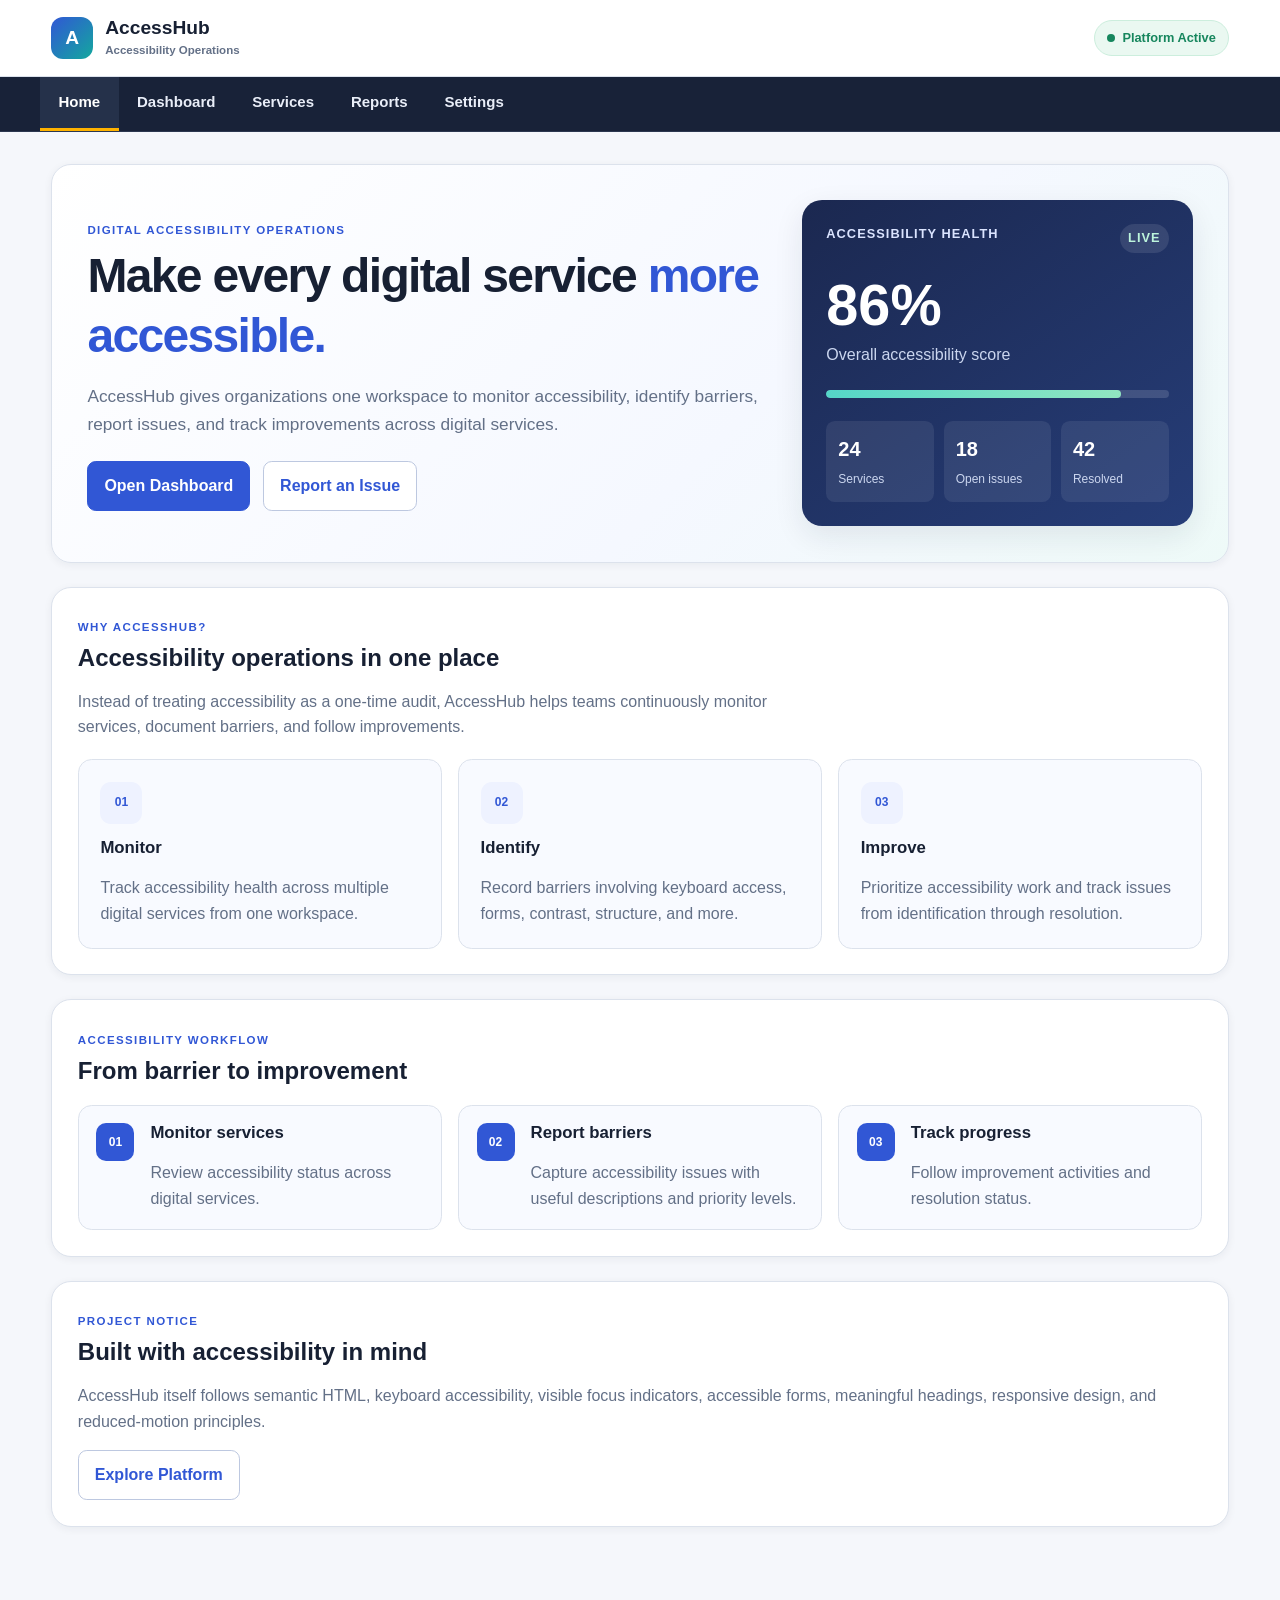
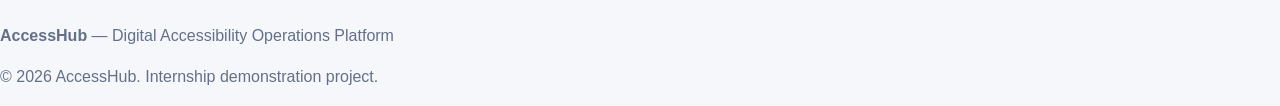
<file: index.html>
<!DOCTYPE html>
<html lang="en">
<head>
    <meta charset="UTF-8">
    <meta name="viewport" content="width=device-width, initial-scale=1.0">

    <title>AccessHub | Digital Accessibility Operations</title>

    <meta
        name="description"
        content="AccessHub is a digital accessibility operations platform for monitoring services, reporting barriers, and tracking improvements."
    >

    <link rel="stylesheet" href="css/style.css">
</head>

<body>

<a class="skip-link" href="#main-content">
    Skip to main content
</a>

<header class="site-header">
    <div class="brand">
        <a href="index.html" aria-label="AccessHub home">
            <span class="brand-mark" aria-hidden="true">A</span>
            <span>
                <strong>AccessHub</strong>
                <small>Accessibility Operations</small>
            </span>
        </a>
    </div>

   <div class="header-status">
    <span class="status-dot" aria-hidden="true"></span>
    Platform Active
</div>

    <button
        type="button"
        id="menu-toggle"
        aria-controls="primary-navigation"
        aria-expanded="false"
    >
        Menu
    </button>
</header>

<nav id="primary-navigation" aria-label="Primary navigation">
    <ul>
        <li>
            <a href="index.html" aria-current="page">Home</a>
        </li>
        <li>
            <a href="dashboard.html">Dashboard</a>
        </li>
        <li>
            <a href="services.html">Services</a>
        </li>
        <li>
            <a href="reports.html">Reports</a>
        </li>
        <li>
            <a href="settings.html">Settings</a>
        </li>
    </ul>
</nav>

<main id="main-content">

    <section class="hero-section" aria-labelledby="welcome-heading">

        <div class="hero-content">

            <span class="eyebrow">
                DIGITAL ACCESSIBILITY OPERATIONS
            </span>

            <h1 id="welcome-heading">
                Make every digital service
                <span>more accessible.</span>
            </h1>

            <p class="hero-text">
                AccessHub gives organizations one workspace to
                monitor accessibility, identify barriers, report
                issues, and track improvements across digital services.
            </p>

            <div class="hero-actions">
                <a class="button button-primary" href="dashboard.html">
                    Open Dashboard
                </a>

                <a class="button button-secondary" href="reports.html">
                    Report an Issue
                </a>
            </div>

        </div>

        <div class="hero-panel">

            <div class="hero-panel-top">
                <span>Accessibility Health</span>
                <span class="mini-status">LIVE</span>
            </div>

            <div class="health-score">
                <strong>86%</strong>
                <span>Overall accessibility score</span>
            </div>

            <div class="health-line">
                <span style="width: 86%"></span>
            </div>

            <div class="hero-stats">
                <div>
                    <strong>24</strong>
                    <span>Services</span>
                </div>

                <div>
                    <strong>18</strong>
                    <span>Open issues</span>
                </div>

                <div>
                    <strong>42</strong>
                    <span>Resolved</span>
                </div>
            </div>

        </div>

    </section>

    <section aria-labelledby="purpose-heading">

        <div class="section-heading">
            <span class="eyebrow">WHY ACCESSHUB?</span>

            <h2 id="purpose-heading">
                Accessibility operations in one place
            </h2>

            <p>
                Instead of treating accessibility as a one-time audit,
                AccessHub helps teams continuously monitor services,
                document barriers, and follow improvements.
            </p>
        </div>

        <div class="feature-grid">

            <article class="feature-card">
                <span class="feature-icon" aria-hidden="true">01</span>
                <h3>Monitor</h3>
                <p>
                    Track accessibility health across multiple
                    digital services from one workspace.
                </p>
            </article>

            <article class="feature-card">
                <span class="feature-icon" aria-hidden="true">02</span>
                <h3>Identify</h3>
                <p>
                    Record barriers involving keyboard access,
                    forms, contrast, structure, and more.
                </p>
            </article>

            <article class="feature-card">
                <span class="feature-icon" aria-hidden="true">03</span>
                <h3>Improve</h3>
                <p>
                    Prioritize accessibility work and track issues
                    from identification through resolution.
                </p>
            </article>

        </div>

    </section>

    <section aria-labelledby="workflow-heading">

        <div class="section-heading">
            <span class="eyebrow">ACCESSIBILITY WORKFLOW</span>

            <h2 id="workflow-heading">
                From barrier to improvement
            </h2>
        </div>

        <ol class="workflow">

            <li>
                <span>01</span>
                <div>
                    <h3>Monitor services</h3>
                    <p>
                        Review accessibility status across digital
                        services.
                    </p>
                </div>
            </li>

            <li>
                <span>02</span>
                <div>
                    <h3>Report barriers</h3>
                    <p>
                        Capture accessibility issues with useful
                        descriptions and priority levels.
                    </p>
                </div>
            </li>

            <li>
                <span>03</span>
                <div>
                    <h3>Track progress</h3>
                    <p>
                        Follow improvement activities and resolution
                        status.
                    </p>
                </div>
            </li>

        </ol>

    </section>

    <aside class="notice-card" aria-labelledby="demo-heading">

        <div>
            <span class="eyebrow">PROJECT NOTICE</span>

            <h2 id="demo-heading">
                Built with accessibility in mind
            </h2>

            <p>
                AccessHub itself follows semantic HTML, keyboard
                accessibility, visible focus indicators, accessible
                forms, meaningful headings, responsive design, and
                reduced-motion principles.
            </p>
        </div>

        <a class="button button-secondary" href="dashboard.html">
            Explore Platform
        </a>

    </aside>

</main>

<footer class="site-footer">
    <p>
        <strong>AccessHub</strong> — Digital Accessibility Operations Platform
    </p>

    <p>
        &copy; 2026 AccessHub. Internship demonstration project.
    </p>
</footer>

<script src="js/script.js"></script>

</body>
</html>
</file>
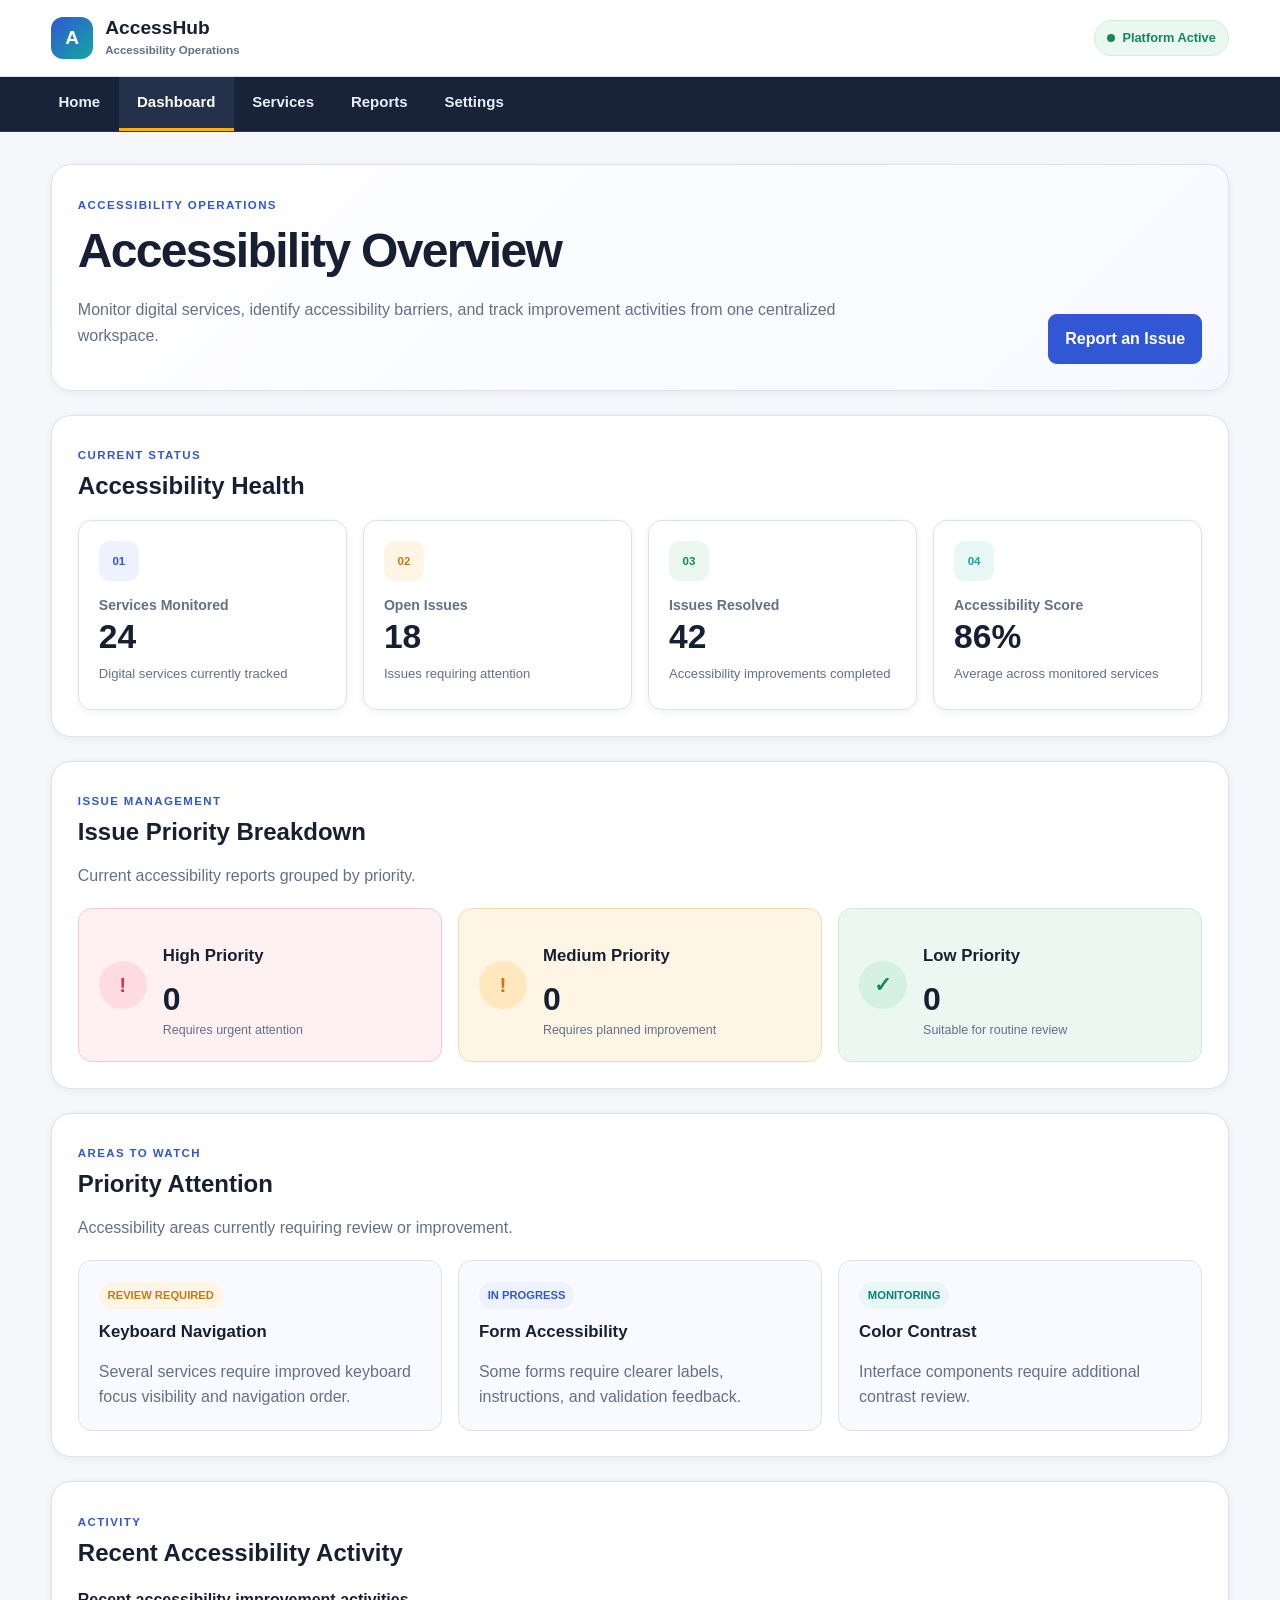
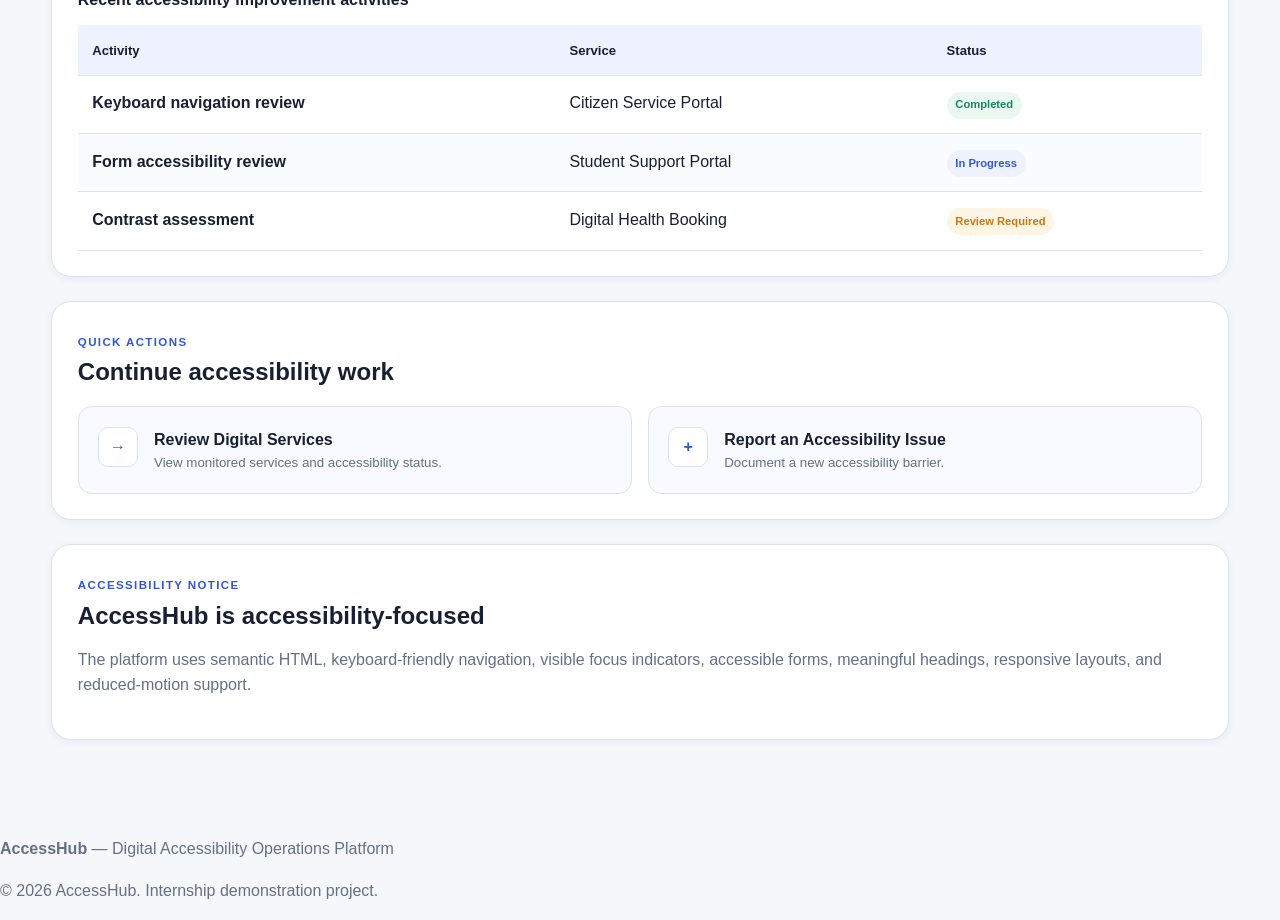
<file: dashboard.html>
<!DOCTYPE html>
<html lang="en">

<head>
    <meta charset="UTF-8">
    <meta name="viewport" content="width=device-width, initial-scale=1.0">

    <title>Dashboard | AccessHub</title>

    <meta
        name="description"
        content="AccessHub accessibility operations dashboard for monitoring digital services and accessibility improvements."
    >

    <link rel="stylesheet" href="css/style.css">
</head>

<body>

<a class="skip-link" href="#main-content">
    Skip to main content
</a>

<header class="site-header">

    <div class="brand">
        <a href="index.html" aria-label="AccessHub home">
            <span class="brand-mark" aria-hidden="true">A</span>

            <span>
                <strong>AccessHub</strong>
                <small>Accessibility Operations</small>
            </span>
        </a>
    </div>

    <div class="header-status">
        <span class="status-dot" aria-hidden="true"></span>
        Platform Active
    </div>

    <button
        type="button"
        id="menu-toggle"
        aria-controls="primary-navigation"
        aria-expanded="false"
    >
        Menu
    </button>

</header>

<nav id="primary-navigation" aria-label="Primary navigation">

    <ul>
        <li>
            <a href="index.html">Home</a>
        </li>

        <li>
            <a href="dashboard.html" aria-current="page">
                Dashboard
            </a>
        </li>

        <li>
            <a href="services.html">Services</a>
        </li>

        <li>
            <a href="reports.html">Reports</a>
        </li>

        <li>
            <a href="settings.html">Settings</a>
        </li>
    </ul>

</nav>

<main id="main-content">

    <section
        class="page-intro"
        aria-labelledby="dashboard-heading"
    >

        <div>

            <span class="eyebrow">
                ACCESSIBILITY OPERATIONS
            </span>

            <h1 id="dashboard-heading">
                Accessibility Overview
            </h1>

            <p>
                Monitor digital services, identify accessibility
                barriers, and track improvement activities from
                one centralized workspace.
            </p>

        </div>

        <div class="intro-action">

            <a
                class="button button-primary"
                href="reports.html"
            >
                Report an Issue
            </a>

        </div>

    </section>


    <section aria-labelledby="summary-heading">

        <div class="section-heading">

            <span class="eyebrow">
                CURRENT STATUS
            </span>

            <h2 id="summary-heading">
                Accessibility Health
            </h2>

        </div>

        <div class="metric-grid">

            <article class="metric-card">

                <span
                    class="metric-icon"
                    aria-hidden="true"
                >01</span>

                <h3>
                    Services Monitored
                </h3>

                <strong>24</strong>

                <p>
                    Digital services currently tracked
                </p>

            </article>


            <article class="metric-card">

                <span
                    class="metric-icon warning"
                    aria-hidden="true"
                >02</span>

                <h3>
                    Open Issues
                </h3>

                <strong id="dashboard-open-issues">
                    18
                </strong>

                <p>
                    Issues requiring attention
                </p>

            </article>


            <article class="metric-card">

                <span
                    class="metric-icon success"
                    aria-hidden="true"
                >03</span>

                <h3>
                    Issues Resolved
                </h3>

                <strong>42</strong>

                <p>
                    Accessibility improvements completed
                </p>

            </article>


            <article class="metric-card score-card">

                <span
                    class="metric-icon score"
                    aria-hidden="true"
                >04</span>

                <h3>
                    Accessibility Score
                </h3>

                <strong>86%</strong>

                <p>
                    Average across monitored services
                </p>

            </article>

        </div>

    </section>


    <section aria-labelledby="priority-heading">

        <div class="section-heading">

            <span class="eyebrow">
                ISSUE MANAGEMENT
            </span>

            <h2 id="priority-heading">
                Issue Priority Breakdown
            </h2>

            <p>
                Current accessibility reports grouped by priority.
            </p>

        </div>

        <div class="priority-grid">

            <article class="priority-card priority-high">

                <div
                    class="priority-symbol"
                    aria-hidden="true"
                >!</div>

                <div>

                    <h3>High Priority</h3>

                    <strong id="high-priority-count">
                        0
                    </strong>

                    <p>
                        Requires urgent attention
                    </p>

                </div>

            </article>


            <article class="priority-card priority-medium">

                <div
                    class="priority-symbol"
                    aria-hidden="true"
                >!</div>

                <div>

                    <h3>Medium Priority</h3>

                    <strong id="medium-priority-count">
                        0
                    </strong>

                    <p>
                        Requires planned improvement
                    </p>

                </div>

            </article>


            <article class="priority-card priority-low">

                <div
                    class="priority-symbol"
                    aria-hidden="true"
                >✓</div>

                <div>

                    <h3>Low Priority</h3>

                    <strong id="low-priority-count">
                        0
                    </strong>

                    <p>
                        Suitable for routine review
                    </p>

                </div>

            </article>

        </div>

    </section>


    <section aria-labelledby="attention-heading">

        <div class="section-heading">

            <span class="eyebrow">
                AREAS TO WATCH
            </span>

            <h2 id="attention-heading">
                Priority Attention
            </h2>

            <p>
                Accessibility areas currently requiring review
                or improvement.
            </p>

        </div>

        <div class="attention-grid">

            <article class="attention-card">

                <span class="tag tag-warning">
                    REVIEW REQUIRED
                </span>

                <h3>
                    Keyboard Navigation
                </h3>

                <p>
                    Several services require improved keyboard
                    focus visibility and navigation order.
                </p>

            </article>


            <article class="attention-card">

                <span class="tag tag-progress">
                    IN PROGRESS
                </span>

                <h3>
                    Form Accessibility
                </h3>

                <p>
                    Some forms require clearer labels,
                    instructions, and validation feedback.
                </p>

            </article>


            <article class="attention-card">

                <span class="tag tag-monitor">
                    MONITORING
                </span>

                <h3>
                    Color Contrast
                </h3>

                <p>
                    Interface components require additional
                    contrast review.
                </p>

            </article>

        </div>

    </section>


    <section aria-labelledby="activity-heading">

        <div class="section-heading">

            <span class="eyebrow">
                ACTIVITY
            </span>

            <h2 id="activity-heading">
                Recent Accessibility Activity
            </h2>

        </div>

        <div class="table-wrapper">

            <table>

                <caption>
                    Recent accessibility improvement activities
                </caption>

                <thead>

                    <tr>
                        <th scope="col">Activity</th>
                        <th scope="col">Service</th>
                        <th scope="col">Status</th>
                    </tr>

                </thead>

                <tbody>

                    <tr>

                        <th scope="row">
                            Keyboard navigation review
                        </th>

                        <td>
                            Citizen Service Portal
                        </td>

                        <td>
                            <span class="tag tag-success">
                                Completed
                            </span>
                        </td>

                    </tr>


                    <tr>

                        <th scope="row">
                            Form accessibility review
                        </th>

                        <td>
                            Student Support Portal
                        </td>

                        <td>
                            <span class="tag tag-progress">
                                In Progress
                            </span>
                        </td>

                    </tr>


                    <tr>

                        <th scope="row">
                            Contrast assessment
                        </th>

                        <td>
                            Digital Health Booking
                        </td>

                        <td>
                            <span class="tag tag-warning">
                                Review Required
                            </span>
                        </td>

                    </tr>

                </tbody>

            </table>

        </div>

    </section>


    <section aria-labelledby="quick-actions-heading">

        <div class="section-heading">

            <span class="eyebrow">
                QUICK ACTIONS
            </span>

            <h2 id="quick-actions-heading">
                Continue accessibility work
            </h2>

        </div>

        <div class="action-grid">

            <a
                class="action-card"
                href="services.html"
            >

                <span aria-hidden="true">→</span>

                <strong>
                    Review Digital Services
                </strong>

                <small>
                    View monitored services and accessibility status.
                </small>

            </a>


            <a
                class="action-card"
                href="reports.html"
            >

                <span aria-hidden="true">+</span>

                <strong>
                    Report an Accessibility Issue
                </strong>

                <small>
                    Document a new accessibility barrier.
                </small>

            </a>

        </div>

    </section>


    <aside
        class="notice-card"
        aria-labelledby="dashboard-note-heading"
    >

        <div>

            <span class="eyebrow">
                ACCESSIBILITY NOTICE
            </span>

            <h2 id="dashboard-note-heading">
                AccessHub is accessibility-focused
            </h2>

            <p>
                The platform uses semantic HTML, keyboard-friendly
                navigation, visible focus indicators, accessible
                forms, meaningful headings, responsive layouts,
                and reduced-motion support.
            </p>

        </div>

    </aside>

</main>


<footer class="site-footer">

    <p>
        <strong>AccessHub</strong>
        — Digital Accessibility Operations Platform
    </p>

    <p>
        &copy; 2026 AccessHub. Internship demonstration project.
    </p>

</footer>


<script src="js/script.js"></script>

</body>

</html>
</file>
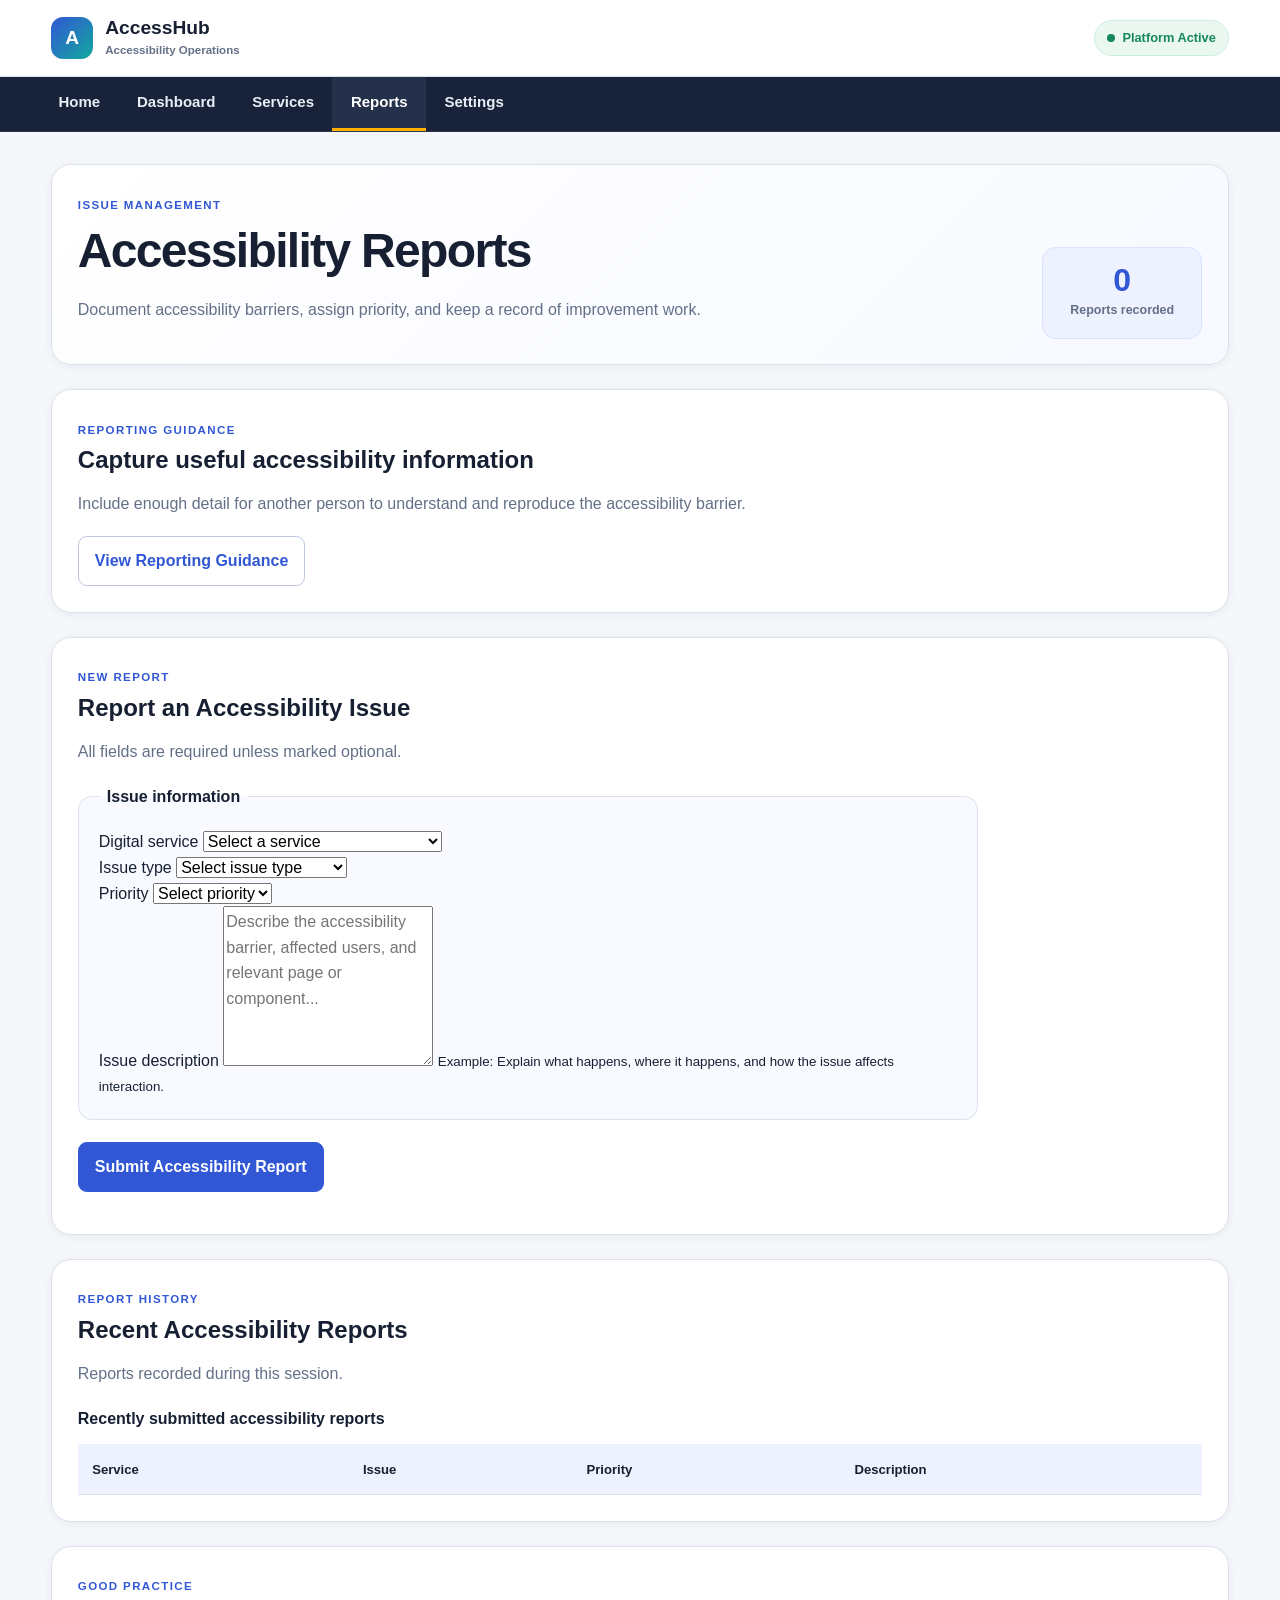
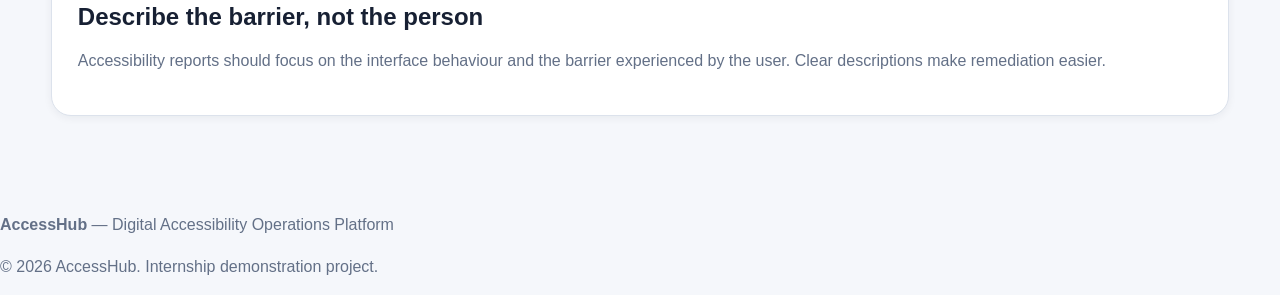
<file: reports.html>
<!DOCTYPE html>
<html lang="en">
<head>
    <meta charset="UTF-8">
    <meta name="viewport" content="width=device-width, initial-scale=1.0">

    <title>Reports | AccessHub</title>

    <meta
        name="description"
        content="Report and track digital accessibility barriers using AccessHub."
    >

    <link rel="stylesheet" href="css/style.css">
</head>

<body>

<a class="skip-link" href="#main-content">
    Skip to main content
</a>

<header class="site-header">

    <div class="brand">
        <a href="index.html" aria-label="AccessHub home">
            <span class="brand-mark" aria-hidden="true">A</span>
            <span>
                <strong>AccessHub</strong>
                <small>Accessibility Operations</small>
            </span>
        </a>
    </div>

    <div class="header-status">
        <span class="status-dot" aria-hidden="true"></span>
        Platform Active
    </div>

    <button
        type="button"
        id="menu-toggle"
        aria-controls="primary-navigation"
        aria-expanded="false"
    >
        Menu
    </button>

</header>

<nav id="primary-navigation" aria-label="Primary navigation">
    <ul>
        <li><a href="index.html">Home</a></li>
        <li><a href="dashboard.html">Dashboard</a></li>
        <li><a href="services.html">Services</a></li>
        <li>
            <a href="reports.html" aria-current="page">
                Reports
            </a>
        </li>
        <li><a href="settings.html">Settings</a></li>
    </ul>
</nav>

<main id="main-content">

    <section class="page-intro" aria-labelledby="reports-heading">

        <div>
            <span class="eyebrow">
                ISSUE MANAGEMENT
            </span>

            <h1 id="reports-heading">
                Accessibility Reports
            </h1>

            <p>
                Document accessibility barriers, assign priority,
                and keep a record of improvement work.
            </p>
        </div>

        <div class="intro-stat">
            <strong id="report-count">0</strong>
            <span>Reports recorded</span>
        </div>

    </section>

    <section aria-labelledby="report-guidance-heading">

        <div class="section-heading">
            <span class="eyebrow">REPORTING GUIDANCE</span>

            <h2 id="report-guidance-heading">
                Capture useful accessibility information
            </h2>

            <p>
                Include enough detail for another person to
                understand and reproduce the accessibility barrier.
            </p>
        </div>

        <button
            type="button"
            id="open-guidance"
            class="button button-secondary"
        >
            View Reporting Guidance
        </button>

    </section>

    <section aria-labelledby="report-form-heading">

        <div class="section-heading">
            <span class="eyebrow">NEW REPORT</span>

            <h2 id="report-form-heading">
                Report an Accessibility Issue
            </h2>

            <p>
                All fields are required unless marked optional.
            </p>
        </div>

        <form
            id="accessibility-report-form"
            action="reports.html"
            method="get"
        >

            <fieldset>

                <legend>
                    Issue information
                </legend>

                <div class="form-grid">

                    <div class="form-field">

                        <label for="service">
                            Digital service
                        </label>

                        <select
                            id="service"
                            name="service"
                            required
                        >
                            <option value="">
                                Select a service
                            </option>

                            <option value="Citizen Service Portal">
                                Citizen Service Portal
                            </option>

                            <option value="Student Support Portal">
                                Student Support Portal
                            </option>

                            <option value="Digital Health Booking">
                                Digital Health Booking
                            </option>

                            <option value="Employment Assistance Portal">
                                Employment Assistance Portal
                            </option>
                        </select>

                    </div>

                    <div class="form-field">

                        <label for="issue-type">
                            Issue type
                        </label>

                        <select
                            id="issue-type"
                            name="issue-type"
                            required
                        >
                            <option value="">
                                Select issue type
                            </option>

                            <option value="Keyboard Navigation">
                                Keyboard Navigation
                            </option>

                            <option value="Screen Reader">
                                Screen Reader
                            </option>

                            <option value="Colour Contrast">
                                Colour Contrast
                            </option>

                            <option value="Forms">
                                Forms
                            </option>

                            <option value="Semantic Structure">
                                Semantic Structure
                            </option>

                            <option value="Other">
                                Other
                            </option>
                        </select>

                    </div>

                    <div class="form-field">

                        <label for="priority">
                            Priority
                        </label>

                        <select
                            id="priority"
                            name="priority"
                            required
                        >
                            <option value="">
                                Select priority
                            </option>

                            <option value="Low">
                                Low
                            </option>

                            <option value="Medium">
                                Medium
                            </option>

                            <option value="High">
                                High
                            </option>
                        </select>

                    </div>

                </div>

                <div class="form-field">

                    <label for="description">
                        Issue description
                    </label>

                    <textarea
                        id="description"
                        name="description"
                        rows="6"
                        required
                        placeholder="Describe the accessibility barrier, affected users, and relevant page or component..."
                    ></textarea>

                    <small>
                        Example: Explain what happens, where it happens,
                        and how the issue affects interaction.
                    </small>

                </div>

            </fieldset>

            <div class="form-actions">

                <button
                    type="submit"
                    class="button button-primary"
                >
                    Submit Accessibility Report
                </button>

            </div>

            <p
                id="form-status"
                class="form-status"
                aria-live="polite"
            ></p>

        </form>

    </section>

    <section aria-labelledby="recent-reports-heading">

        <div class="section-heading">
            <span class="eyebrow">REPORT HISTORY</span>

            <h2 id="recent-reports-heading">
                Recent Accessibility Reports
            </h2>

            <p>
                Reports recorded during this session.
            </p>
        </div>

        <div class="table-wrapper">

            <table>

                <caption>
                    Recently submitted accessibility reports
                </caption>

                <thead>
                    <tr>
                        <th scope="col">Service</th>
                        <th scope="col">Issue</th>
                        <th scope="col">Priority</th>
                        <th scope="col">Description</th>
                    </tr>
                </thead>

                <tbody id="reports-table-body">
                </tbody>

            </table>

        </div>

    </section>

    <aside class="notice-card" aria-labelledby="reports-note-heading">

        <div>
            <span class="eyebrow">GOOD PRACTICE</span>

            <h2 id="reports-note-heading">
                Describe the barrier, not the person
            </h2>

            <p>
                Accessibility reports should focus on the interface
                behaviour and the barrier experienced by the user.
                Clear descriptions make remediation easier.
            </p>
        </div>

    </aside>

</main>

<dialog id="guidance-dialog" aria-labelledby="guidance-title">

    <section>

        <div class="section-heading">

            <span class="eyebrow">
                REPORTING GUIDANCE
            </span>

            <h2 id="guidance-title">
                What makes a useful report?
            </h2>

        </div>

        <ul>
            <li>Identify the affected digital service.</li>
            <li>Choose the accessibility issue category.</li>
            <li>Assign a priority based on impact.</li>
            <li>Describe what happens and where it occurs.</li>
            <li>Explain the barrier clearly and objectively.</li>
        </ul>

        <button
            type="button"
            id="close-guidance"
            class="button button-primary"
        >
            Close Guidance
        </button>

    </section>

</dialog>

<footer class="site-footer">

    <p>
        <strong>AccessHub</strong> — Digital Accessibility Operations Platform
    </p>

    <p>
        &copy; 2026 AccessHub. Internship demonstration project.
    </p>

</footer>

<script src="js/script.js"></script>

</body>
</html>
</file>
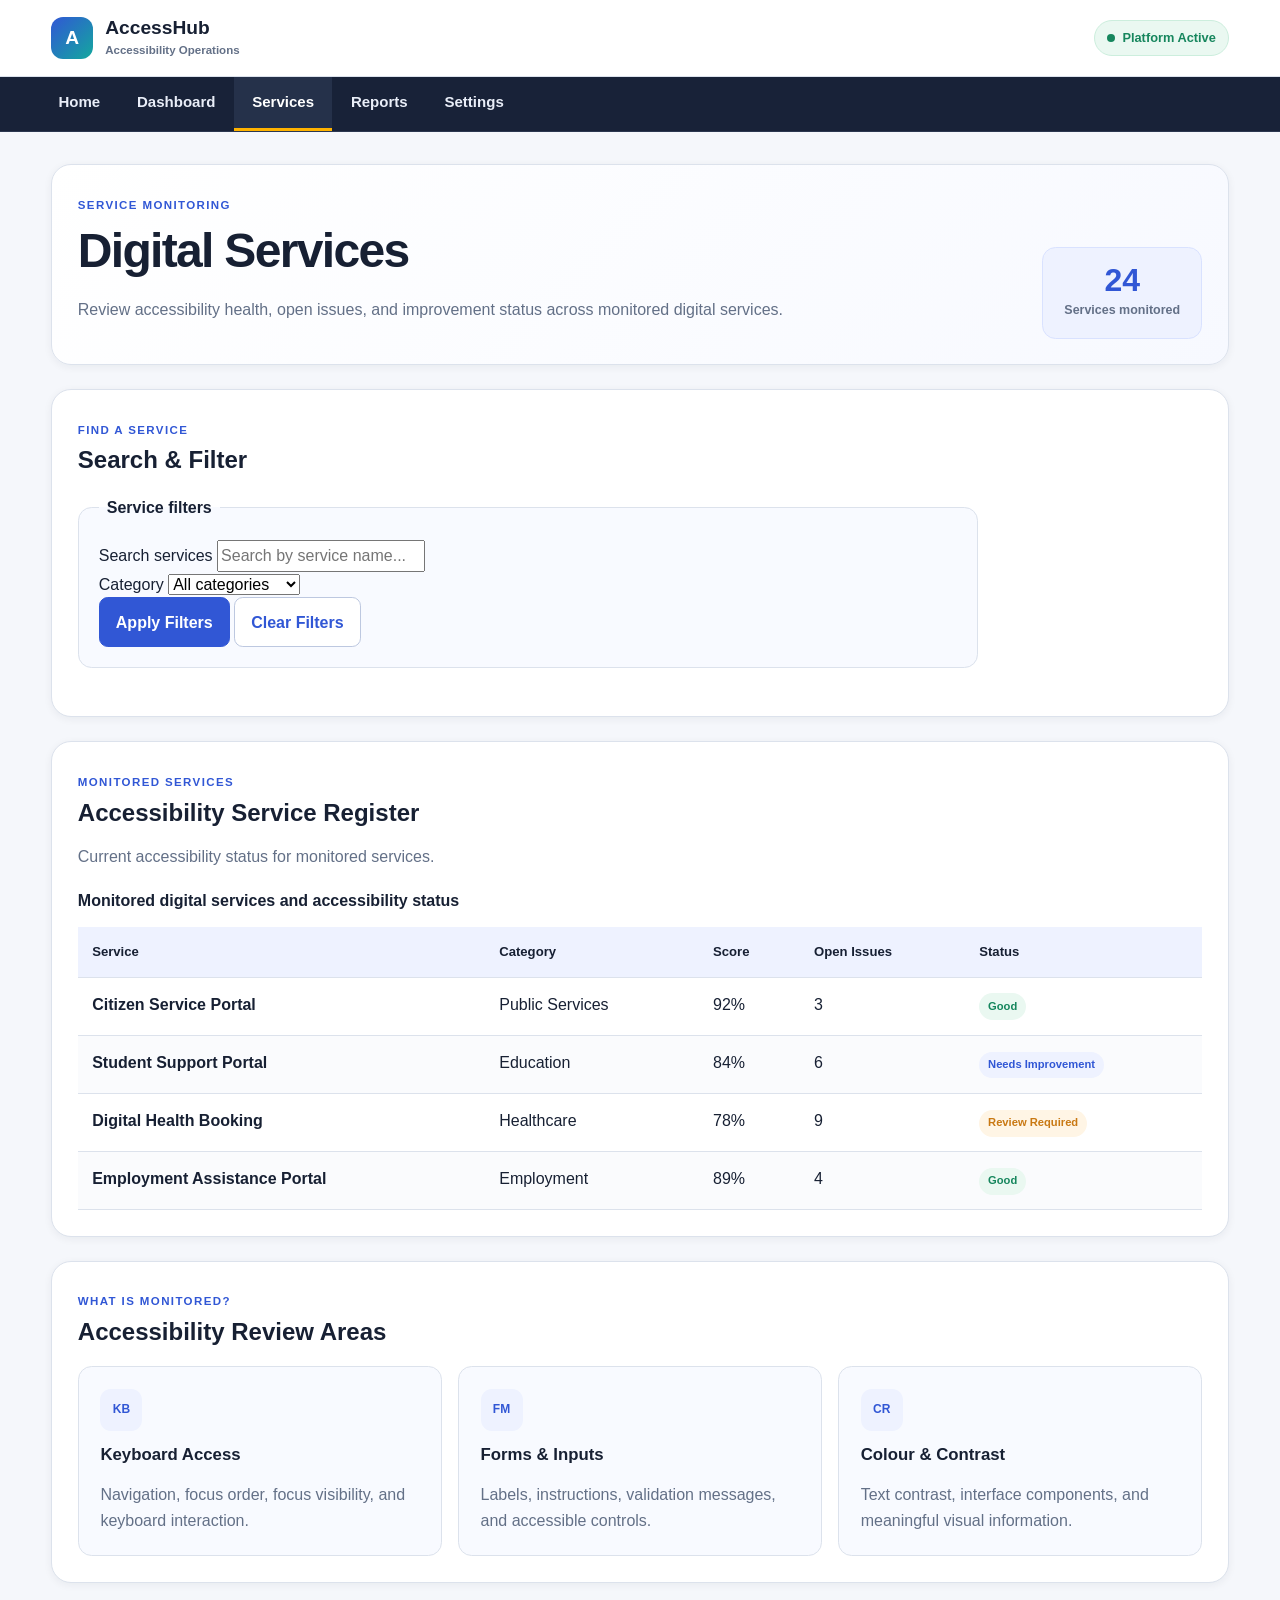
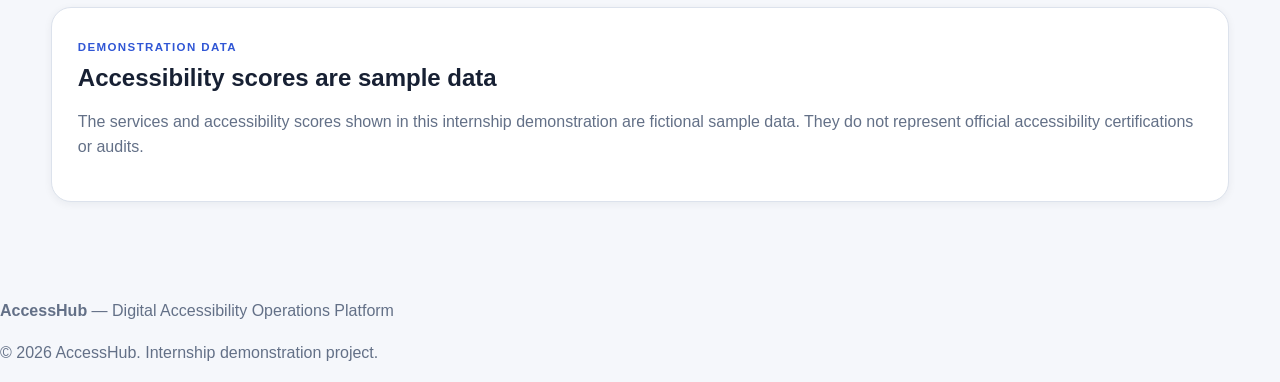
<file: services.html>
<!DOCTYPE html>
<html lang="en">
<head>
    <meta charset="UTF-8">
    <meta name="viewport" content="width=device-width, initial-scale=1.0">

    <title>Services | AccessHub</title>

    <meta
        name="description"
        content="Monitor digital services and review their accessibility status with AccessHub."
    >

    <link rel="stylesheet" href="css/style.css">
</head>

<body>

<a class="skip-link" href="#main-content">
    Skip to main content
</a>

<header class="site-header">

    <div class="brand">
        <a href="index.html" aria-label="AccessHub home">
            <span class="brand-mark" aria-hidden="true">A</span>

            <span>
                <strong>AccessHub</strong>
                <small>Accessibility Operations</small>
            </span>
        </a>
    </div>

    <div class="header-status">
        <span class="status-dot" aria-hidden="true"></span>
        Platform Active
    </div>

    <button
        type="button"
        id="menu-toggle"
        aria-controls="primary-navigation"
        aria-expanded="false"
    >
        Menu
    </button>

</header>

<nav id="primary-navigation" aria-label="Primary navigation">
    <ul>
        <li><a href="index.html">Home</a></li>

        <li>
            <a href="dashboard.html">
                Dashboard
            </a>
        </li>

        <li>
            <a href="services.html" aria-current="page">
                Services
            </a>
        </li>

        <li>
            <a href="reports.html">
                Reports
            </a>
        </li>

        <li>
            <a href="settings.html">
                Settings
            </a>
        </li>
    </ul>
</nav>

<main id="main-content">

    <section class="page-intro" aria-labelledby="services-heading">

        <div>
            <span class="eyebrow">
                SERVICE MONITORING
            </span>

            <h1 id="services-heading">
                Digital Services
            </h1>

            <p>
                Review accessibility health, open issues, and
                improvement status across monitored digital services.
            </p>
        </div>

        <div class="intro-stat">
            <strong>24</strong>
            <span>Services monitored</span>
        </div>

    </section>

    <section aria-labelledby="filter-heading">

        <div class="section-heading">
            <span class="eyebrow">FIND A SERVICE</span>

            <h2 id="filter-heading">
                Search &amp; Filter
            </h2>
        </div>

        <form id="service-filter-form">

            <fieldset>

                <legend>
                    Service filters
                </legend>

                <div class="form-grid">

                    <div class="form-field">

                        <label for="service-search">
                            Search services
                        </label>

                        <input
                            type="search"
                            id="service-search"
                            name="service-search"
                            placeholder="Search by service name..."
                        >

                    </div>

                    <div class="form-field">

                        <label for="service-category">
                            Category
                        </label>

                        <select
                            id="service-category"
                            name="service-category"
                        >
                            <option value="">
                                All categories
                            </option>

                            <option value="Public Services">
                                Public Services
                            </option>

                            <option value="Education">
                                Education
                            </option>

                            <option value="Healthcare">
                                Healthcare
                            </option>

                            <option value="Employment">
                                Employment
                            </option>
                        </select>

                    </div>

                </div>

                <div class="form-actions">

                    <button
                        type="submit"
                        class="button button-primary"
                    >
                        Apply Filters
                    </button>

                    <button
                        type="button"
                        id="clear-service-filters"
                        class="button button-secondary"
                    >
                        Clear Filters
                    </button>

                </div>

            </fieldset>

        </form>

        <p
            id="service-filter-status"
            class="form-status"
            aria-live="polite"
        ></p>

    </section>

    <section aria-labelledby="service-list-heading">

        <div class="section-heading">
            <span class="eyebrow">MONITORED SERVICES</span>

            <h2 id="service-list-heading">
                Accessibility Service Register
            </h2>

            <p>
                Current accessibility status for monitored services.
            </p>
        </div>

        <div class="table-wrapper">

            <table>

                <caption>
                    Monitored digital services and accessibility status
                </caption>

                <thead>
                    <tr>
                        <th scope="col">Service</th>
                        <th scope="col">Category</th>
                        <th scope="col">Score</th>
                        <th scope="col">Open Issues</th>
                        <th scope="col">Status</th>
                    </tr>
                </thead>

                <tbody id="services-table-body">

                    <tr>
                        <th scope="row">
                            Citizen Service Portal
                        </th>
                        <td>Public Services</td>
                        <td>92%</td>
                        <td>3</td>
                        <td>
                            <span class="tag tag-success">
                                Good
                            </span>
                        </td>
                    </tr>

                    <tr>
                        <th scope="row">
                            Student Support Portal
                        </th>
                        <td>Education</td>
                        <td>84%</td>
                        <td>6</td>
                        <td>
                            <span class="tag tag-progress">
                                Needs Improvement
                            </span>
                        </td>
                    </tr>

                    <tr>
                        <th scope="row">
                            Digital Health Booking
                        </th>
                        <td>Healthcare</td>
                        <td>78%</td>
                        <td>9</td>
                        <td>
                            <span class="tag tag-warning">
                                Review Required
                            </span>
                        </td>
                    </tr>

                    <tr>
                        <th scope="row">
                            Employment Assistance Portal
                        </th>
                        <td>Employment</td>
                        <td>89%</td>
                        <td>4</td>
                        <td>
                            <span class="tag tag-success">
                                Good
                            </span>
                        </td>
                    </tr>

                </tbody>

            </table>

        </div>

    </section>

    <section aria-labelledby="monitoring-heading">

        <div class="section-heading">
            <span class="eyebrow">WHAT IS MONITORED?</span>

            <h2 id="monitoring-heading">
                Accessibility Review Areas
            </h2>
        </div>

        <div class="feature-grid">

            <article class="feature-card">
                <span class="feature-icon" aria-hidden="true">
                    KB
                </span>

                <h3>Keyboard Access</h3>

                <p>
                    Navigation, focus order, focus visibility,
                    and keyboard interaction.
                </p>
            </article>

            <article class="feature-card">
                <span class="feature-icon" aria-hidden="true">
                    FM
                </span>

                <h3>Forms &amp; Inputs</h3>

                <p>
                    Labels, instructions, validation messages,
                    and accessible controls.
                </p>
            </article>

            <article class="feature-card">
                <span class="feature-icon" aria-hidden="true">
                    CR
                </span>

                <h3>Colour &amp; Contrast</h3>

                <p>
                    Text contrast, interface components,
                    and meaningful visual information.
                </p>
            </article>

        </div>

    </section>

    <aside class="notice-card" aria-labelledby="services-note-heading">

        <div>

            <span class="eyebrow">
                DEMONSTRATION DATA
            </span>

            <h2 id="services-note-heading">
                Accessibility scores are sample data
            </h2>

            <p>
                The services and accessibility scores shown in this
                internship demonstration are fictional sample data.
                They do not represent official accessibility
                certifications or audits.
            </p>

        </div>

    </aside>

</main>

<footer class="site-footer">

    <p>
        <strong>AccessHub</strong> — Digital Accessibility Operations Platform
    </p>

    <p>
        &copy; 2026 AccessHub. Internship demonstration project.
    </p>

</footer>

<script src="js/script.js"></script>

</body>
</html>
</file>
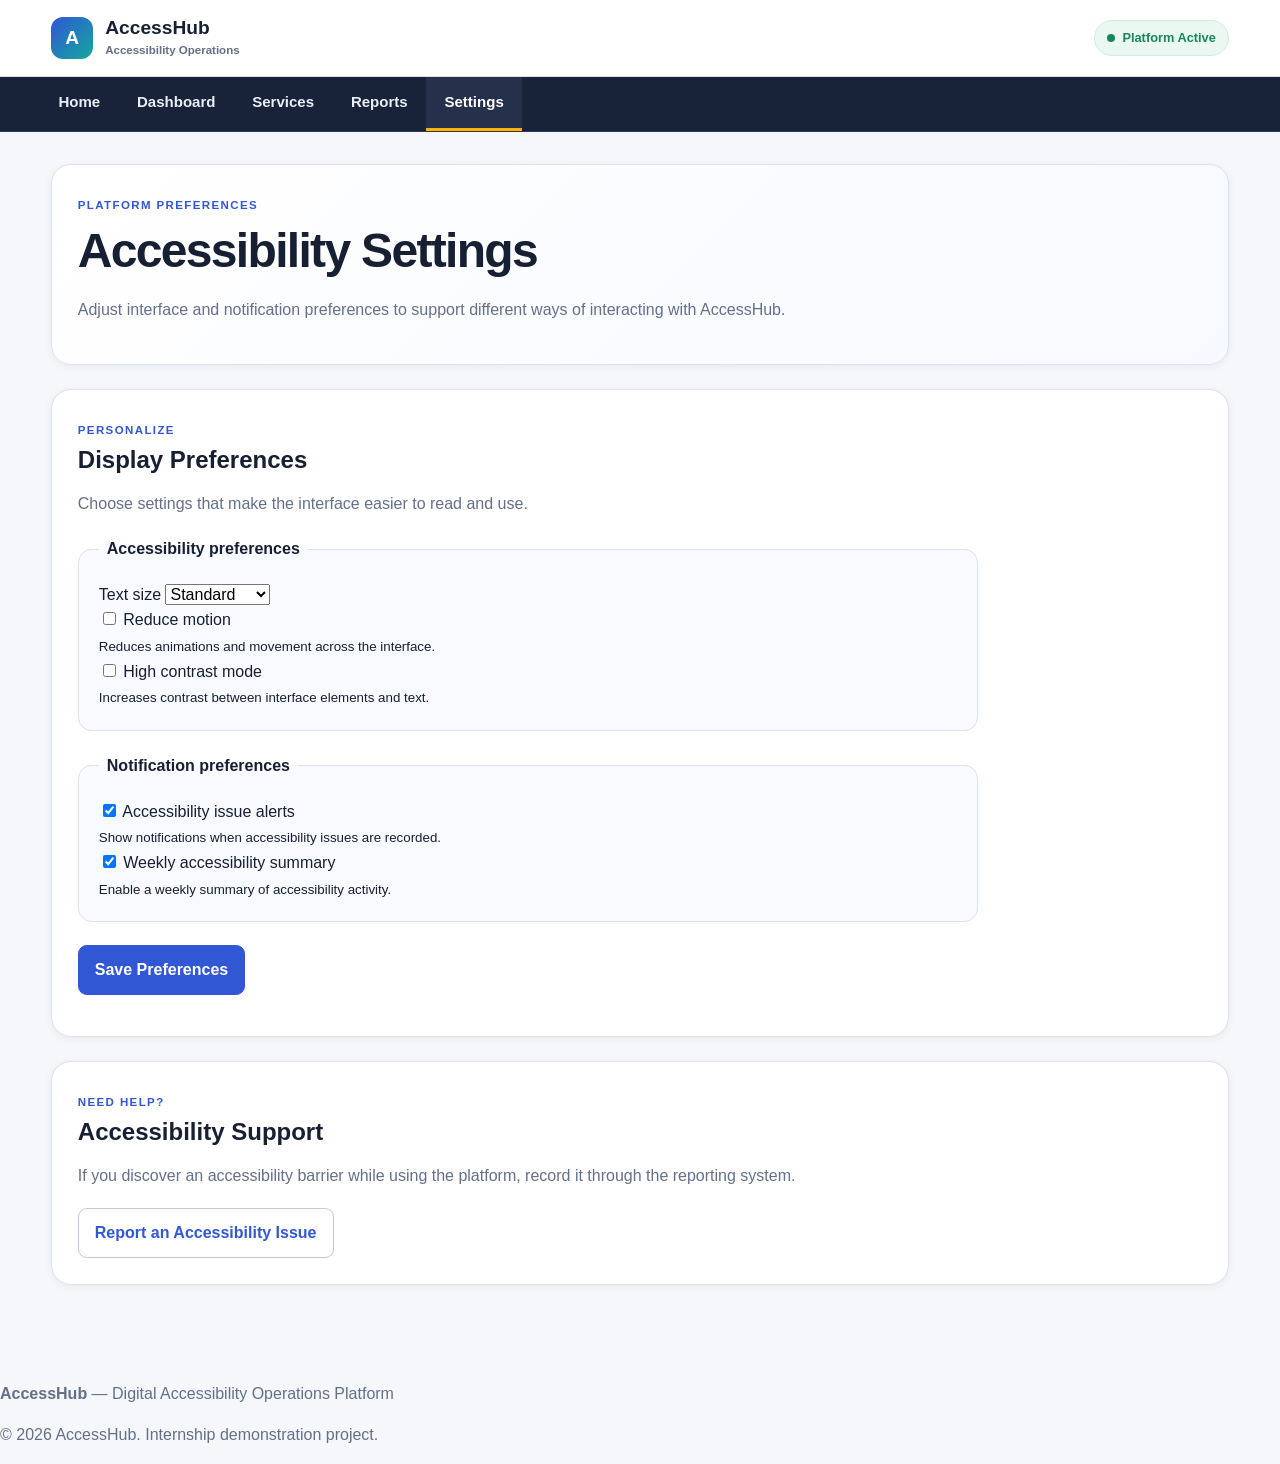
<file: settings.html>
<!DOCTYPE html>
<html lang="en">
<head>
    <meta charset="UTF-8">
    <meta name="viewport" content="width=device-width, initial-scale=1.0">

    <title>Settings | AccessHub</title>

    <meta
        name="description"
        content="Configure accessibility and notification preferences for AccessHub."
    >

    <link rel="stylesheet" href="css/style.css">
</head>

<body>

<a class="skip-link" href="#main-content">
    Skip to main content
</a>

<header class="site-header">

    <div class="brand">
        <a href="index.html" aria-label="AccessHub home">
            <span class="brand-mark" aria-hidden="true">A</span>

            <span>
                <strong>AccessHub</strong>
                <small>Accessibility Operations</small>
            </span>
        </a>
    </div>

    <div class="header-status">
        <span class="status-dot" aria-hidden="true"></span>
        Platform Active
    </div>

    <button
        type="button"
        id="menu-toggle"
        aria-controls="primary-navigation"
        aria-expanded="false"
    >
        Menu
    </button>

</header>

<nav id="primary-navigation" aria-label="Primary navigation">

    <ul>

        <li>
            <a href="index.html">
                Home
            </a>
        </li>

        <li>
            <a href="dashboard.html">
                Dashboard
            </a>
        </li>

        <li>
            <a href="services.html">
                Services
            </a>
        </li>

        <li>
            <a href="reports.html">
                Reports
            </a>
        </li>

        <li>
            <a href="settings.html" aria-current="page">
                Settings
            </a>
        </li>

    </ul>

</nav>

<main id="main-content">

    <section class="page-intro" aria-labelledby="settings-heading">

        <div>

            <span class="eyebrow">
                PLATFORM PREFERENCES
            </span>

            <h1 id="settings-heading">
                Accessibility Settings
            </h1>

            <p>
                Adjust interface and notification preferences to
                support different ways of interacting with AccessHub.
            </p>

        </div>

    </section>

    <section aria-labelledby="appearance-heading">

        <div class="section-heading">

            <span class="eyebrow">
                PERSONALIZE
            </span>

            <h2 id="appearance-heading">
                Display Preferences
            </h2>

            <p>
                Choose settings that make the interface easier
                to read and use.
            </p>

        </div>

        <form
            id="settings-form"
            action="settings.html"
            method="get"
        >

            <fieldset>

                <legend>
                    Accessibility preferences
                </legend>

                <div class="form-field">

                    <label for="font-size">
                        Text size
                    </label>

                    <select
                        id="font-size"
                        name="font-size"
                    >

                        <option value="standard">
                            Standard
                        </option>

                        <option value="large">
                            Large
                        </option>

                        <option value="extra-large">
                            Extra Large
                        </option>

                    </select>

                </div>

                <div class="checkbox-field">

                    <input
                        type="checkbox"
                        id="reduced-motion"
                        name="reduced-motion"
                    >

                    <label for="reduced-motion">
                        Reduce motion
                    </label>

                </div>

                <small>
                    Reduces animations and movement across the interface.
                </small>

                <div class="checkbox-field">

                    <input
                        type="checkbox"
                        id="high-contrast"
                        name="high-contrast"
                    >

                    <label for="high-contrast">
                        High contrast mode
                    </label>

                </div>

                <small>
                    Increases contrast between interface elements and text.
                </small>

            </fieldset>

            <fieldset>

                <legend>
                    Notification preferences
                </legend>

                <div class="checkbox-field">

                    <input
                        type="checkbox"
                        id="issue-alerts"
                        name="issue-alerts"
                        checked
                    >

                    <label for="issue-alerts">
                        Accessibility issue alerts
                    </label>

                </div>

                <small>
                    Show notifications when accessibility issues
                    are recorded.
                </small>

                <div class="checkbox-field">

                    <input
                        type="checkbox"
                        id="weekly-summary"
                        name="weekly-summary"
                        checked
                    >

                    <label for="weekly-summary">
                        Weekly accessibility summary
                    </label>

                </div>

                <small>
                    Enable a weekly summary of accessibility activity.
                </small>

            </fieldset>

            <div class="form-actions">

                <button
                    type="submit"
                    id="save-settings"
                    class="button button-primary"
                >
                    Save Preferences
                </button>

            </div>

            <p
                id="settings-status"
                class="form-status"
                aria-live="polite"
            ></p>

        </form>

    </section>

    <section aria-labelledby="accessibility-support-heading">

        <div class="section-heading">

            <span class="eyebrow">
                NEED HELP?
            </span>

            <h2 id="accessibility-support-heading">
                Accessibility Support
            </h2>

            <p>
                If you discover an accessibility barrier while using
                the platform, record it through the reporting system.
            </p>

        </div>

        <a
            class="button button-secondary"
            href="reports.html"
        >
            Report an Accessibility Issue
        </a>

    </section>

</main>

<footer class="site-footer">

    <p>
        <strong>AccessHub</strong> — Digital Accessibility Operations Platform
    </p>

    <p>
        &copy; 2026 AccessHub. Internship demonstration project.
    </p>

</footer>

<script src="js/script.js"></script>

</body>
</html>
</file>
<file: css/style.css>
/* =========================================================
   ACCESSHUB
   Digital Accessibility Operations Platform
   Final Stylesheet
   ========================================================= */

:root {
    --primary: #3157d5;
    --primary-dark: #243fa8;
    --primary-light: #eef2ff;

    --accent: #13a89e;
    --accent-light: #e8f8f6;

    --background: #f5f7fb;
    --surface: #ffffff;
    --surface-soft: #f8faff;

    --text: #172033;
    --text-muted: #637087;

    --border: #dce2ec;

    --success: #16865d;
    --success-light: #eaf8f1;

    --warning: #c97913;
    --warning-light: #fff5e5;

    --danger: #c83c4b;
    --danger-light: #fff0f2;

    --focus: #ffb300;

    --radius-sm: 0.55rem;
    --radius-md: 0.85rem;
    --radius-lg: 1.25rem;

    --shadow-sm:
        0 2px 8px rgba(23, 32, 51, 0.06);

    --shadow-md:
        0 10px 30px rgba(23, 32, 51, 0.09);

    --max-width: 1200px;
}

/* =========================================================
   BASE
   ========================================================= */

* {
    box-sizing: border-box;
}

html {
    scroll-behavior: smooth;
}

body {
    margin: 0;
    font-family:
        Inter,
        "Segoe UI",
        Arial,
        Helvetica,
        sans-serif;
    font-size: 16px;
    line-height: 1.6;
    color: var(--text);
    background: var(--background);
}

button,
input,
select,
textarea {
    font: inherit;
}

img {
    max-width: 100%;
}

a {
    color: var(--primary);
}

a:hover {
    color: var(--primary-dark);
}

/* =========================================================
   ACCESSIBILITY
   ========================================================= */

.skip-link {
    position: absolute;
    left: 1rem;
    top: -100px;
    z-index: 2000;

    padding: 0.8rem 1rem;

    color: #ffffff;
    background: #111827;

    border-radius: var(--radius-sm);

    text-decoration: none;
    font-weight: 700;
}

.skip-link:focus {
    top: 1rem;
}

a:focus-visible,
button:focus-visible,
input:focus-visible,
select:focus-visible,
textarea:focus-visible {
    outline: 3px solid var(--focus);
    outline-offset: 3px;
}

/* =========================================================
   HEADER
   ========================================================= */

.site-header {
    display: flex;
    align-items: center;
    justify-content: space-between;

    gap: 1.5rem;

    padding: 1rem 4%;

    background: var(--surface);

    border-bottom: 1px solid var(--border);

    box-shadow: var(--shadow-sm);
}

.brand a {
    display: inline-flex;
    align-items: center;

    gap: 0.75rem;

    color: var(--text);

    text-decoration: none;
}

.brand-mark {
    display: grid;
    place-items: center;

    width: 42px;
    height: 42px;

    color: #ffffff;

    background:
        linear-gradient(
            135deg,
            var(--primary),
            var(--accent)
        );

    border-radius: 12px;

    font-size: 1.2rem;
    font-weight: 900;
}

.brand strong {
    display: block;

    color: var(--text);

    font-size: 1.2rem;
    line-height: 1.2;
}

.brand small {
    display: block;

    margin-top: 0.15rem;

    color: var(--text-muted);

    font-size: 0.72rem;
    font-weight: 600;
}

.header-status {
    display: inline-flex;
    align-items: center;

    gap: 0.45rem;

    padding: 0.4rem 0.75rem;

    color: var(--success);

    background: var(--success-light);

    border: 1px solid #cceedd;

    border-radius: 999px;

    font-size: 0.8rem;
    font-weight: 800;
}

.status-dot {
    width: 8px;
    height: 8px;

    background: var(--success);

    border-radius: 50%;
}

/* =========================================================
   NAVIGATION
   ========================================================= */

nav {
    background: #182238;

    border-bottom: 1px solid #2c3850;
}

nav ul {
    display: flex;
    flex-wrap: wrap;

    max-width: var(--max-width);

    margin: 0 auto;
    padding: 0;

    list-style: none;
}

nav a {
    display: block;

    padding: 0.85rem 1.15rem;

    color: #e9eef8;

    text-decoration: none;

    border-bottom: 3px solid transparent;

    font-size: 0.94rem;
    font-weight: 650;
}

nav a:hover,
nav a:focus-visible {
    color: #ffffff;

    background: #25314a;
}

nav a[aria-current="page"] {
    color: #ffffff;

    background: #25314a;

    border-bottom-color: var(--focus);
}

#menu-toggle {
    display: none;

    padding: 0.65rem 0.9rem;

    color: #ffffff;
    background: var(--primary);

    border: 0;
    border-radius: var(--radius-sm);

    font-weight: 750;

    cursor: pointer;
}

#menu-toggle:hover {
    background: var(--primary-dark);
}

/* =========================================================
   MAIN
   ========================================================= */

main {
    width: min(92%, var(--max-width));

    margin: 0 auto;

    padding: 2rem 0 3.5rem;
}

section,
.notice-card {
    margin-bottom: 1.5rem;

    padding: 1.6rem;

    background: var(--surface);

    border: 1px solid var(--border);

    border-radius: var(--radius-lg);

    box-shadow: var(--shadow-sm);
}

h1,
h2,
h3 {
    color: var(--text);

    line-height: 1.25;
}

h1 {
    margin: 0.3rem 0 0.8rem;

    font-size: clamp(
        2rem,
        4vw,
        3rem
    );

    letter-spacing: -0.035em;
}

h2 {
    margin: 0.25rem 0 0.7rem;

    font-size: 1.5rem;
}

h3 {
    font-size: 1.05rem;
}

p {
    color: var(--text-muted);
}

/* =========================================================
   EYEBROW
   ========================================================= */

.eyebrow {
    display: inline-block;

    color: var(--primary);

    font-size: 0.72rem;
    font-weight: 850;

    letter-spacing: 0.12em;
    text-transform: uppercase;
}

/* =========================================================
   HERO
   ========================================================= */

.hero-section {
    display: grid;

    grid-template-columns:
        minmax(0, 1.4fr)
        minmax(300px, 0.8fr);

    gap: 2rem;

    padding: 2.2rem;

    background:
        linear-gradient(
            135deg,
            #ffffff 0%,
            #f5f8ff 60%,
            #eefaf8 100%
        );

    overflow: hidden;
}

.hero-content {
    align-self: center;
}

.hero-content h1 {
    max-width: 720px;
}

.hero-content h1 span {
    color: var(--primary);
}

.hero-text {
    max-width: 680px;

    font-size: 1.08rem;
}

.hero-actions {
    display: flex;
    flex-wrap: wrap;

    gap: 0.8rem;

    margin-top: 1.4rem;
}

.hero-panel {
    padding: 1.5rem;

    color: #ffffff;

    background:
        linear-gradient(
            145deg,
            #1b2850,
            #263d78
        );

    border-radius: var(--radius-lg);

    box-shadow: var(--shadow-md);
}

.hero-panel-top {
    display: flex;
    justify-content: space-between;

    margin-bottom: 1.5rem;

    color: #dbe4ff;

    font-size: 0.8rem;
    font-weight: 800;
    text-transform: uppercase;
    letter-spacing: 0.08em;
}

.mini-status {
    padding: 0.25rem 0.5rem;

    color: #bdf5dc;

    background: rgba(255, 255, 255, 0.1);

    border-radius: 999px;
}

.health-score strong {
    display: block;

    color: #ffffff;

    font-size: 3.6rem;
    line-height: 1;
}

.health-score span {
    display: block;

    margin-top: 0.5rem;

    color: #cbd6ef;
}

.health-line {
    height: 8px;

    margin: 1.4rem 0;

    background: rgba(255, 255, 255, 0.14);

    border-radius: 999px;

    overflow: hidden;
}

.health-line span {
    display: block;

    height: 100%;

    background:
        linear-gradient(
            90deg,
            #55d6c8,
            #91e6c1
        );

    border-radius: inherit;
}

.hero-stats {
    display: grid;

    grid-template-columns:
        repeat(3, 1fr);

    gap: 0.6rem;
}

.hero-stats div {
    padding: 0.75rem;

    background: rgba(255, 255, 255, 0.08);

    border-radius: var(--radius-sm);
}

.hero-stats strong {
    display: block;

    color: #ffffff;

    font-size: 1.25rem;
}

.hero-stats span {
    color: #cbd6ef;

    font-size: 0.75rem;
}

/* =========================================================
   BUTTONS
   ========================================================= */

.button {
    display: inline-flex;
    align-items: center;
    justify-content: center;

    min-height: 44px;

    padding: 0.7rem 1rem;

    border-radius: var(--radius-sm);

    font-weight: 750;

    text-decoration: none;

    cursor: pointer;
}

.button-primary {
    color: #ffffff;

    background: var(--primary);

    border: 1px solid var(--primary);
}

.button-primary:hover {
    color: #ffffff;

    background: var(--primary-dark);
}

.button-secondary {
    color: var(--primary);

    background: #ffffff;

    border: 1px solid #bdc8e0;
}

.button-secondary:hover {
    color: var(--primary-dark);

    background: var(--primary-light);
}

/* =========================================================
   SECTION HEADING
   ========================================================= */

.section-heading {
    margin-bottom: 1.2rem;
}

.section-heading > p {
    max-width: 750px;

    margin-bottom: 0;
}

/* =========================================================
   PAGE INTRO
   ========================================================= */

.page-intro {
    display: flex;

    align-items: flex-end;
    justify-content: space-between;

    gap: 2rem;

    background:
        linear-gradient(
            135deg,
            #ffffff,
            #f7f9ff
        );
}

.page-intro > div:first-child {
    max-width: 780px;
}

.intro-stat {
    min-width: 160px;

    padding: 1rem;

    text-align: center;

    background: var(--primary-light);

    border: 1px solid #d9e2ff;

    border-radius: var(--radius-md);
}

.intro-stat strong {
    display: block;

    color: var(--primary);

    font-size: 2rem;
    line-height: 1;
}

.intro-stat span {
    color: var(--text-muted);

    font-size: 0.78rem;
    font-weight: 700;
}

/* =========================================================
   FEATURES
   ========================================================= */

.feature-grid {
    display: grid;

    grid-template-columns:
        repeat(3, 1fr);

    gap: 1rem;
}

.feature-card {
    position: relative;

    padding: 1.35rem;

    background: var(--surface-soft);

    border: 1px solid var(--border);

    border-radius: var(--radius-md);

    box-shadow: none;
}

.feature-card h3 {
    margin: 0.9rem 0 0.4rem;
}

.feature-card p {
    margin-bottom: 0;
}

.feature-icon {
    display: inline-grid;
    place-items: center;

    width: 42px;
    height: 42px;

    color: var(--primary);

    background: var(--primary-light);

    border-radius: 11px;

    font-size: 0.75rem;
    font-weight: 900;
}

/* =========================================================
   WORKFLOW
   ========================================================= */

.workflow {
    display: grid;

    grid-template-columns:
        repeat(3, 1fr);

    gap: 1rem;

    margin: 0;
    padding: 0;

    list-style: none;
}

.workflow li {
    display: flex;

    gap: 1rem;

    padding: 1.1rem;

    background: var(--surface-soft);

    border: 1px solid var(--border);

    border-radius: var(--radius-md);
}

.workflow li > span {
    display: grid;
    place-items: center;

    flex: 0 0 38px;

    width: 38px;
    height: 38px;

    color: #ffffff;

    background: var(--primary);

    border-radius: 10px;

    font-size: 0.75rem;
    font-weight: 850;
}

.workflow h3 {
    margin: 0;
}

.workflow p {
    margin-bottom: 0;
}

/* =========================================================
   DASHBOARD METRICS
   ========================================================= */

.metric-grid {
    display: grid;

    grid-template-columns:
        repeat(4, 1fr);

    gap: 1rem;
}

.metric-card {
    position: relative;

    min-height: 190px;

    padding: 1.25rem;

    background: var(--surface);

    border: 1px solid var(--border);

    border-radius: var(--radius-md);

    box-shadow: var(--shadow-sm);
}

.metric-card h3 {
    margin: 1rem 0 0.2rem;

    color: var(--text-muted);

    font-size: 0.88rem;
}

.metric-card > strong {
    display: block;

    color: var(--text);

    font-size: 2.1rem;
    line-height: 1.15;
}

.metric-card p {
    margin: 0.4rem 0 0;

    font-size: 0.82rem;
}

.metric-icon {
    display: inline-grid;
    place-items: center;

    width: 40px;
    height: 40px;

    color: var(--primary);

    background: var(--primary-light);

    border-radius: 11px;

    font-size: 0.72rem;
    font-weight: 900;
}

.metric-icon.warning {
    color: var(--warning);

    background: var(--warning-light);
}

.metric-icon.success {
    color: var(--success);

    background: var(--success-light);
}

.metric-icon.score {
    color: var(--accent);

    background: var(--accent-light);
}

/* =========================================================
   PRIORITY CARDS
   ========================================================= */

.priority-grid {
    display: grid;

    grid-template-columns:
        repeat(3, 1fr);

    gap: 1rem;
}

.priority-card {
    display: flex;
    align-items: center;

    gap: 1rem;

    padding: 1.25rem;

    border-radius: var(--radius-md);

    border: 1px solid;
}

.priority-symbol {
    display: grid;
    place-items: center;

    flex: 0 0 48px;

    width: 48px;
    height: 48px;

    border-radius: 50%;

    font-size: 1.3rem;
    font-weight: 900;
}

.priority-card span {
    display: block;

    font-size: 0.7rem;
    font-weight: 900;

    letter-spacing: 0.08em;
}

.priority-card strong {
    display: block;

    margin-top: 0.15rem;

    font-size: 2rem;
    line-height: 1;
}

.priority-card p {
    margin: 0.35rem 0 0;

    font-size: 0.78rem;
}

.priority-high {
    background: var(--danger-light);
    border-color: #f1c9cf;
}

.priority-high .priority-symbol {
    color: var(--danger);
    background: #ffdce1;
}

.priority-high span {
    color: var(--danger);
}

.priority-medium {
    background: var(--warning-light);
    border-color: #f2d9ac;
}

.priority-medium .priority-symbol {
    color: var(--warning);
    background: #ffe8bd;
}

.priority-medium span {
    color: var(--warning);
}

.priority-low {
    background: var(--success-light);
    border-color: #cce9da;
}

.priority-low .priority-symbol {
    color: var(--success);
    background: #d5f1e2;
}

.priority-low span {
    color: var(--success);
}

/* =========================================================
   ATTENTION CARDS
   ========================================================= */

.attention-grid {
    display: grid;

    grid-template-columns:
        repeat(3, 1fr);

    gap: 1rem;
}

.attention-card {
    padding: 1.25rem;

    background: var(--surface-soft);

    border: 1px solid var(--border);

    border-radius: var(--radius-md);
}

.attention-card h3 {
    margin: 0.8rem 0 0.4rem;
}

.attention-card p {
    margin-bottom: 0;
}

/* =========================================================
   TAGS
   ========================================================= */

.tag {
    display: inline-flex;
    align-items: center;

    padding: 0.28rem 0.55rem;

    border-radius: 999px;

    font-size: 0.7rem;
    font-weight: 850;

    white-space: nowrap;
}

.tag-success {
    color: var(--success);
    background: var(--success-light);
}

.tag-warning {
    color: var(--warning);
    background: var(--warning-light);
}

.tag-progress {
    color: var(--primary);
    background: var(--primary-light);
}

.tag-monitor {
    color: #087e79;
    background: var(--accent-light);
}

/* =========================================================
   ACTION CARDS
   ========================================================= */

.action-grid {
    display: grid;

    grid-template-columns:
        repeat(2, 1fr);

    gap: 1rem;
}

.action-card {
    display: grid;

    grid-template-columns: auto 1fr;

    column-gap: 1rem;

    padding: 1.2rem;

    color: var(--text);

    background: var(--surface-soft);

    border: 1px solid var(--border);

    border-radius: var(--radius-md);

    text-decoration: none;
}

.action-card:hover {
    color: var(--text);

    background: var(--primary-light);

    border-color: #cdd8ff;
}

.action-card > span {
    grid-row: span 2;

    display: grid;
    place-items: center;

    width: 40px;
    height: 40px;

    color: var(--primary);

    background: #ffffff;

    border: 1px solid var(--border);

    border-radius: 10px;

    font-weight: 900;
}

.action-card strong {
    align-self: end;
}

.action-card small {
    color: var(--text-muted);
}

/* =========================================================
   TABLE
   ========================================================= */

.table-wrapper {
    width: 100%;

    overflow-x: auto;
}

table {
    width: 100%;

    border-collapse: collapse;

    background: var(--surface);
}

caption {
    margin-bottom: 0.8rem;

    color: var(--text);

    font-weight: 800;

    text-align: left;
}

th,
td {
    padding: 0.9rem;

    border-bottom: 1px solid var(--border);

    text-align: left;
    vertical-align: top;
}

thead {
    background: var(--primary-light);
}

thead th {
    color: var(--text);

    font-size: 0.82rem;
}

tbody tr:nth-child(even) {
    background: #fafbfd;
}

tbody tr:hover {
    background: #f3f6ff;
}

/* =========================================================
   FORMS
   ========================================================= */

form {
    max-width: 900px;
}

fieldset {
    margin: 0 0 1.4rem;

    padding: 1.25rem;

    background: var(--surface-soft);

    border: 1px solid var(--border);

    border-radius: var(--radius-md);
}

legend {
    padding: 0 0.5rem;

    color: var(--text);

    font-weight: 850;
}

.form-grid {
    display: grid;

    grid-template
</file>
